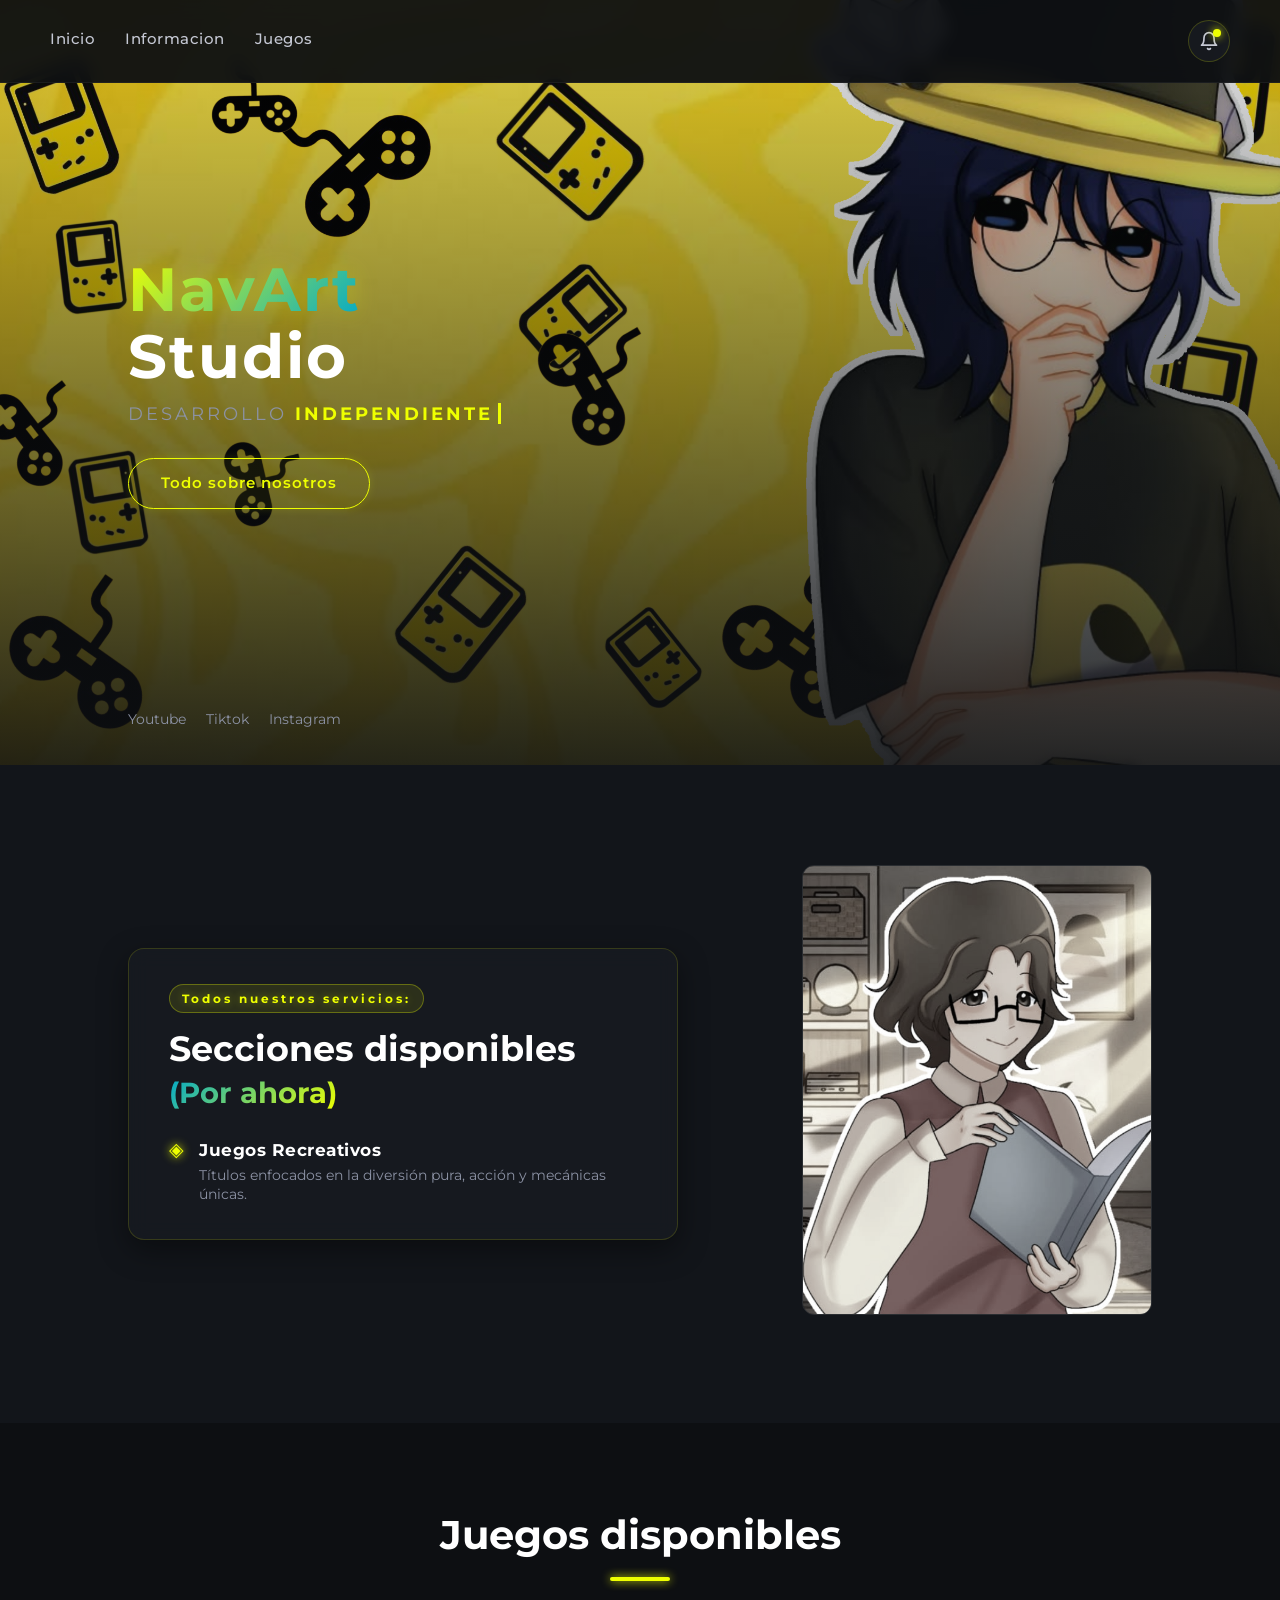
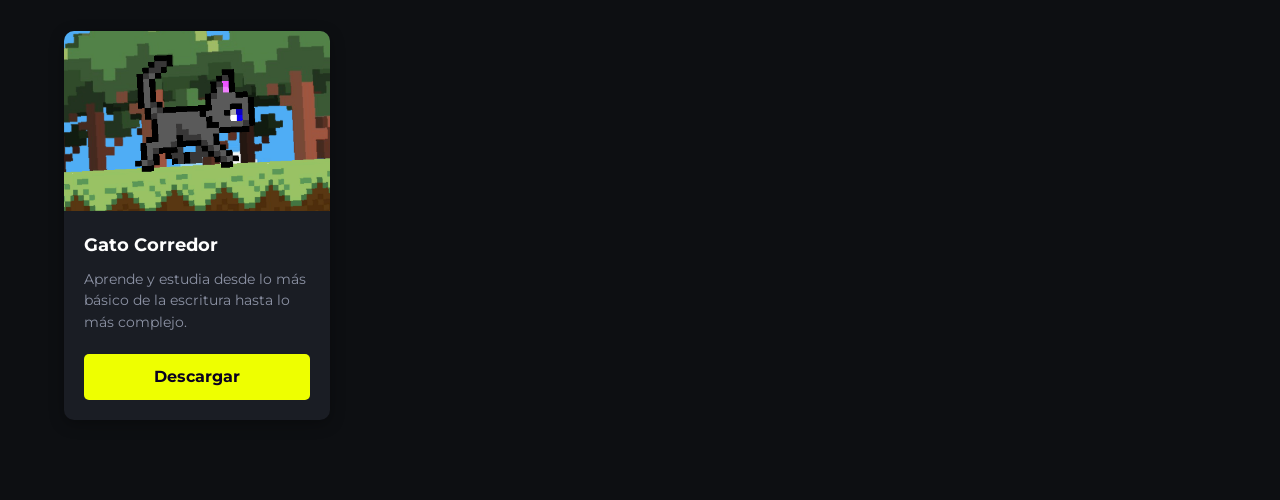
<file: index.html>
<!DOCTYPE html>
<html lang="es">
<head>
    <meta charset="UTF-8">
    <meta name="viewport" content="width=device-width, initial-scale=1.0">
    <title>NavArt Studio</title>
    <link rel="icon" type="image/png" href="Icono.png">
    
    <!-- Fuente de la letra de la portada -->
    <link href="https://fonts.googleapis.com/css2?family=Montserrat:wght@300;400;500;700&display=swap" rel="stylesheet">
    
    <!-- enlace al archivo css --> 
    <link rel="stylesheet" href="Diseño.css">
</head>
<body>

    <!-- Menú de Navegación -->
<nav>
    <div class="nav-links">
        <a href="#Inicio">Inicio</a>
        <a href="#Info">Informacion</a>
        <a href="#Juegos">Juegos</a>
    </div>

    <!-- Botón de Notificaciones con la Campana (Redirige a Noti.html) -->
    <a href="Noti.html" class="notification-btn" id="notificationBtn" title="Notificaciones">
        <svg class="bell-icon" viewBox="0 0 24 24" width="20" height="20" stroke="currentColor" stroke-width="2" fill="none" stroke-linecap="round" stroke-linejoin="round">
            <path d="M18 8A6 6 0 0 0 6 8c0 7-3 9-3 9h18s-3-2-3-9"></path>
            <path d="M13.73 21a2 2 0 0 1-3.46 0"></path>
        </svg>
        <span class="notification-badge"></span>
    </a>
</nav>

    <!-- Sección 1: Inicio -->

<header class="hero" id="Inicio">
    <div class="hero-content">
        <h1 class="glitch-title" data-text="NavArt Studio">
            <span class="highlight-brand">NavArt</span><br>Studio
        </h1>
        
        <!-- Texto con efecto tipo maquina de escribir dinamica -->
        <p class="hero-subtitle">Desarrollo <span class="typing-text"></span></p>

        <div class="hero-buttons">
            <a href="Index2.html" class="btn btn-glow">Todo sobre nosotros</a>
        </div>
    </div>

    <div class="social-icons">
        <a href="https://www.youtube.com/channel/UCuYMDWeqTE8IVF-oK0vZDHw" target="_blank">Youtube</a>
        <a href="https://www.tiktok.com/@navartstudio" target="_blank">Tiktok</a>
        <a href="https://linkedin.com" target="_blank">Instagram</a>
    </div>
</header>

   <!-- Sección 2: Informacion -->

    <section class="about" id="Info">
        <div class="about-text-card">
            <span class="section-tag">Todos nuestros servicios:</span>
            <h2 class="about-title">Secciones disponibles <br><span class="highlight-text">(Por ahora)</span></h2>
            
            <ul class="about-list">
                <li>
                    <span class="list-icon">◈</span>
                    <div class="list-content">
                        <strong>Juegos Recreativos</strong>
                        <p>Títulos enfocados en la diversión pura, acción y mecánicas únicas.</p>
                    </div>
                </li>
            </ul>
        </div>

        <div class="about-image">
            <img src="JuegoClubDeEscritura.jpeg" alt="NavArt Studio">
        </div>
    </section>

    <!-- Sección 3: Juegos Disponibles -->

    <section class="details-section" id="Juegos">
        <h1>Juegos disponibles</h1>

<!-- Juego 1 -->
        <div class="game-card">
    <img src="JuegoElCorredor.png" alt="Club de escritura" class="game-img">
    <div class="game-content">
        <div>
            <div class="game-title">Gato Corredor</div>
            <div class="game-desc">Aprende y estudia desde lo más básico de la escritura hasta lo más complejo.</div>
        </div>
       <a href="GatoCorredor.html" class="download-btn">Descargar</a>
    </div>
</div>

        
    </section>


    <!-- Enlace al archivo JS -->
    <script src="Codigo.js"></script>
</body>
</html>
</file>
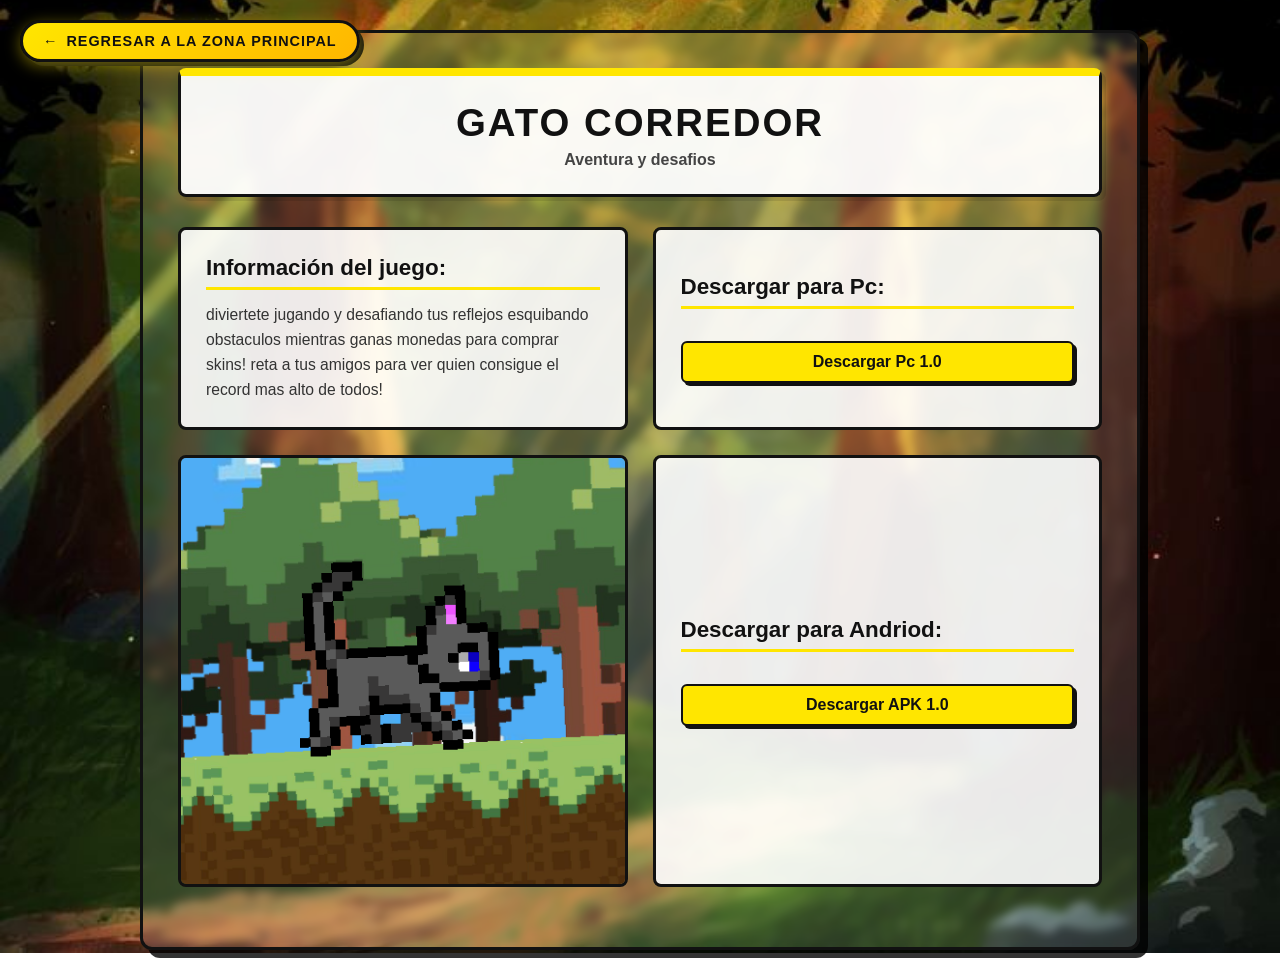
<file: GatoCorredor.html>
<!DOCTYPE html>
<html lang="es">
<head>
    <meta charset="UTF-8">
    <meta name="viewport" content="width=device-width, initial-scale=1.0">
    <title>Gato Corredor</title>
    <link rel="stylesheet" href="GatoCorredor.css">
    <link rel="icon" type="image/png" href="Icono.png">
</head>
<body>

    <!-- Botón de Regresar -->
    <a href="index.html" class="regresar-btn"><span class="flecha">←</span> Regresar a la zona principal</a>

    <div class="container">
        <!-- 1. Encabezado Superior -->
        <header class="main-header">
            <h1>Gato Corredor</h1>
            <p>Aventura y desafios</p>
        </header>

        <!-- Fila 1: Texto/Información a la izquierda e Descargas PC a la derecha -->
        <section class="grid-row">
            <div class="text-block">
                <h2>Información del juego:</h2>
                <p>diviertete jugando y desafiando tus reflejos esquibando obstaculos mientras ganas 
                    monedas para comprar skins! reta a tus amigos para ver quien consigue el record
                    mas alto de todos!
                </p>
            </div>
            
            <!-- Nuevo bloque para Descargas en PC -->
            <div class="text-block">
                <h2>Descargar para Pc:</h2>
                <div class="sub-content">
                    <div class="lista-descargas">
                         <a href="https://www.mediafire.com/file/gnqrlnm930bo734/Gato_Corredor-1_0_0_Pc.zip/file" class="download-btn-version" target="_blank" rel="noopener noreferrer">Descargar Pc 1.0</a>
                    </div>
                </div>
            </div>
        </section>

        <!-- Fila 2: Imagen a la izquierda y Descargas Android a la derecha -->
        <section class="grid-row reverse">
            <div class="image-block large-img">
                <img src="JuegoElCorredor.png" alt="Imagen ilustrativa 2">
            </div>
            
            <!-- Bloque para Descargas en Android -->
            <div class="text-block">
                <h2>Descargar para Andriod:</h2>
                <div class="sub-content">
                    <div class="lista-descargas">
                        <a href="https://www.mediafire.com/file/fyvfl1tdd7ythwk/Gato_Corredor-1_0_1.apk/file" class="download-btn-version" target="_blank" rel="noopener noreferrer">Descargar APK 1.0</a>
                    </div>
                </div>
            </div>
        </section>
    </div>

</body>
</html>
</file>
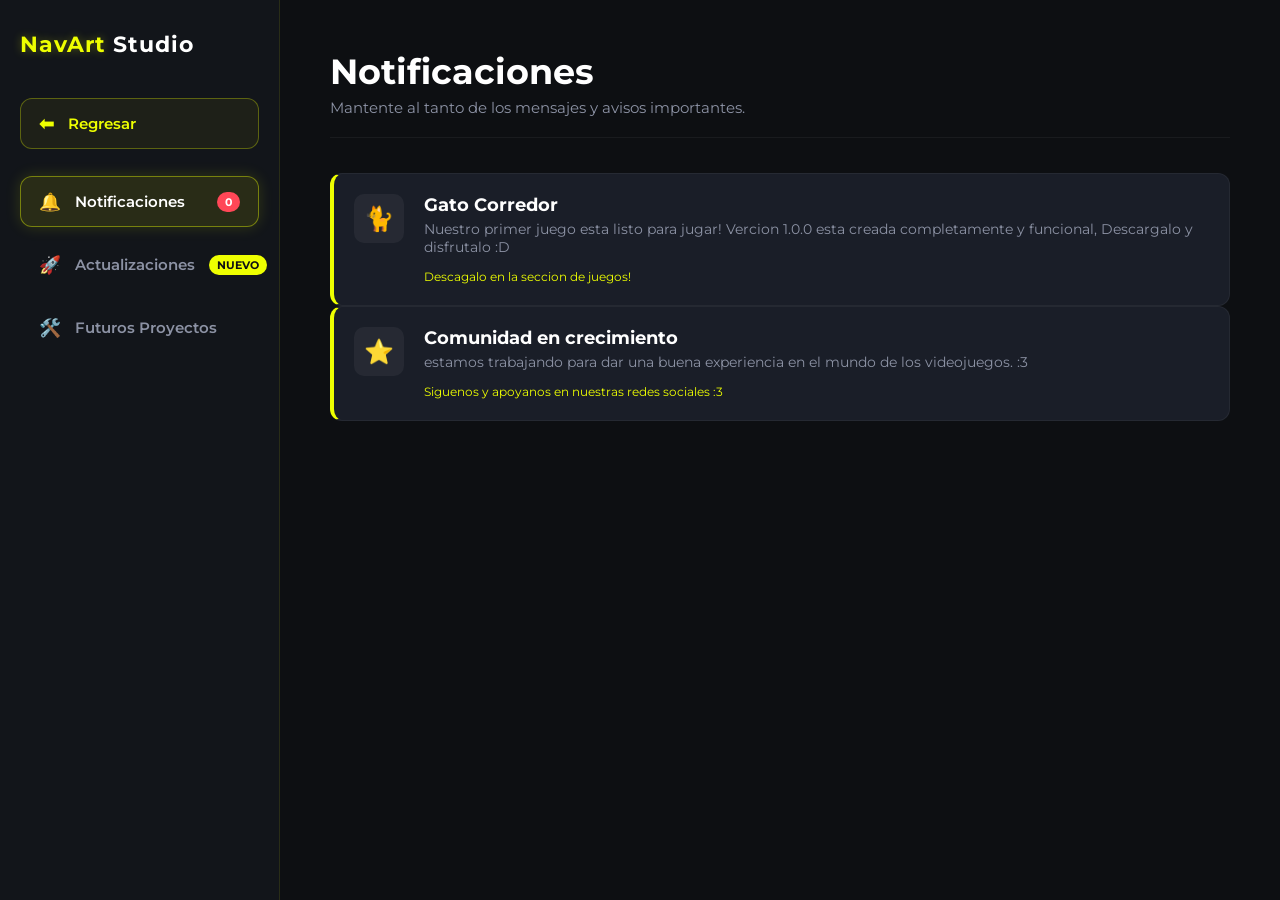
<file: Noti.html>
<!DOCTYPE html>
<html lang="es">
<head>
    <meta charset="UTF-8">
    <meta name="viewport" content="width=device-width, initial-scale=1.0">
    <title>NavArt Studio - Panel de Control</title>
    <link rel="icon" type="image/png" href="Icono.png">
    <link href="https://fonts.googleapis.com/css2?family=Montserrat:wght@300;400;500;600;700&display=swap" rel="stylesheet">
    <link rel="stylesheet" href="NotiDiseño.css">
</head>
<body>

    <div class="app-fullscreen">
        <!-- Menú Lateral Izquierdo -->
        <aside class="sidebar">
            <div class="brand-logo">
                <span class="highlight">NavArt</span> Studio
            </div>

            <nav class="sidebar-menu">
                <!-- Botón 1: Regresar -->
                <a href="index.html" class="menu-item back-btn">
                    <span class="icon">⬅</span>
                    <span>Regresar</span>
                </a>

                <!-- Botón 2: Notificaciones -->
                <button class="menu-item active" data-tab="tab-noti" id="btnNoti">
                    <span class="icon">🔔</span>
                    <span>Notificaciones</span>
                    <span class="badge red" id="badgeNoti">3</span>
                </button>

                <!-- Botón 3: Actualizaciones -->
                <button class="menu-item" data-tab="tab-actu" id="btnActu">
                    <span class="icon">🚀</span>
                    <span>Actualizaciones</span>
                    <span class="badge yellow" id="badgeActu">NUEVO</span>
                </button>

                <!-- Botón 4: Futuros Proyectos -->
                <button class="menu-item" data-tab="tab-proyectos">
                    <span class="icon">🛠️</span>
                    <span>Futuros Proyectos</span>
                </button>
            </nav>
        </aside>

        <!-- Área de Contenido Principal -->
        <main class="content-area">

            <!-- SECCIÓN 1: NOTIFICACIONES -->
            <section id="tab-noti" class="tab-content active">
                <div class="content-header">
                    <h2>Notificaciones</h2>
                    <p>Mantente al tanto de los mensajes y avisos importantes.</p>
                </div>

                <div class="noti-card unread" data-id="noti-2">
                        <div class="noti-icon">🐈</div>
                        <div class="noti-info">
                            <h3>Gato Corredor</h3>
                            <p>Nuestro primer juego esta listo para jugar! Vercion 1.0.0 esta creada
                                completamente y funcional, Descargalo y disfrutalo :D
                            </p>
                            <span class="noti-time" data-time="">Descagalo en la seccion de juegos!</span>
                        </div>
                    </div>

                    <div class="noti-card unread" data-id="noti-2">
                        <div class="noti-icon">⭐</div>
                        <div class="noti-info">
                            <h3>Comunidad en crecimiento</h3>
                            <p>estamos trabajando para dar una buena experiencia en el mundo de los videojuegos. :3</p>
                            <span class="noti-time" data-time="">Siguenos y apoyanos en nuestras redes sociales :3</span>
                        </div>
                    </div>
            </section>

            <!-- SECCIÓN 2: ACTUALIZACIONES -->
            <section id="tab-actu" class="tab-content">
                <div class="content-header">
                    <h2>Historial de Actualizaciones</h2>
                    <p>Notas de parches, mejoras y novedades en nuestros videojuegos.</p>
                </div>

            </section>

            <!-- SECCIÓN 3: FUTUROS PROYECTOS -->
            <section id="tab-proyectos" class="tab-content">
                <div class="content-header">
                    <h2>Futuros Proyectos</h2>
                    <p>Haz clic en cualquier proyecto para ver la información detallada.</p>
                </div>

                <div class="cards-list">
                    <!-- Proyecto 2 -->

                    <div class="noti-card project-card" 
                         data-title="Club de escritura"
                         data-tag="En Desarrollo Activo"
                         data-progress="0%"
                         data-desc="El club de escritura se esta creando con el proposito de darle un poco mas de dinamica y divercion al aprendizaje sobre la escritura y gramatica"
                         data-features="Juego 2D donde varios adolecentes te enseñaran de lo ams basico hasta lo mas complejo de la escritura."
                         data-status="pruebas internas y en desarrollo">
                        <div class="noti-icon">📕</div>
                        <div class="noti-info">
                            <h3>CLub de escritura</h3>
                            <p>escritura, gramatica y aprendizaje para niños, niñas y adolecentes interesados
                                en aprender sobre la escritura.
                            </p>
                            <span class="project-click-hint">Haz clic para ver más detalles ➔</span>
                        </div>
                    </div>

                     <!-- Proyecto 1 -->
                      
                    <div class="noti-card project-card" 
                         data-title="Gato Corredor"
                         data-tag="terminado"
                         data-progress="100%"
                         data-desc="La primera vercion del Gato Corredor es para probar funciones, mecanicas como la tienda, dificultad, etc."
                         data-features="Juego 2D donde debes desafiar tus reflejos y esquivar obstaculos."
                         data-status="Vercion 1.0.0 terminado">
                        <div class="noti-icon">🐈</div>
                        <div class="noti-info">
                            <h3>Gato Corredor 1.0.0</h3>
                            <p>Desafio, reto y entretenimiento. Logra conseguir el mayor record
                                entre tus amigos!
                            </p>
                            <span class="project-click-hint">Haz clic para ver más detalles ➔</span>
                        </div>
                    </div>

                </div>
            </section>

        </main>
    </div>

    <!-- PANTALLA MODAL GRANDE DE INFORMACIÓN DEL PROYECTO -->
    <div class="project-modal-overlay" id="projectModal">
        <div class="project-modal-container">
            <button class="modal-close-btn" id="closeModalBtn">&times;</button>
            
            <div class="modal-header">
                <span class="modal-tag" id="modalTag">PROYECTO</span>
                <h1 id="modalTitle">Nombre del Proyecto</h1>
            </div>

            <div class="modal-body">
                <div class="modal-section">
                    <h3>Descripción General</h3>
                    <p id="modalDesc">Descripción del proyecto...</p>
                </div>

                <div class="modal-section">
                    <h3>Progreso de Desarrollo</h3>
                    <div class="progress-bar-container">
                        <div class="progress-bar-fill" id="modalProgressBar"></div>
                    </div>
                    <span class="progress-value" id="modalProgressText">0%</span>
                </div>

                <div class="modal-section">
                    <h3>Características Principales</h3>
                    <ul class="modal-features-list" id="modalFeatures">
                        <!-- Se llena dinámicamente con JS -->
                    </ul>
                </div>

                <div class="modal-section">
                    <h3>Estado Actual</h3>
                    <p class="modal-status-highlight" id="modalStatus">Estado del proyecto...</p>
                </div>
            </div>
        </div>
    </div>

    <script src="NotiCodigo.js"></script>
</body>
</html>
</file>
<file: Diseño.css>
/* ==============================================
   BARRA DE NAVEGACIÓN (ACTUALIZADA)
   ============================================== */
nav {
    position: fixed;
    top: 0;
    left: 0;
    width: 100%;
    background-color: rgba(13, 15, 18, 0.85);
    backdrop-filter: blur(12px);
    border-bottom: 1px solid rgba(255, 255, 255, 0.05);
    z-index: 1000;
    display: flex;
    justify-content: space-between; /* Separa los enlaces a la izquierda y la campana a la derecha */
    align-items: center;
    padding: 20px 50px;
    box-sizing: border-box;
}

/* Contenedor de enlaces del menú */
.nav-links {
    display: flex;
    gap: 30px;
    align-items: center;
}

/* Subrayado animado para el menú */
.nav-links a {
    position: relative;
    padding-bottom: 4px;
    font-size: 0.95rem;
    font-weight: 500;
    letter-spacing: 0.5px;
    color: #c5c8d4;
    transition: color 0.3s ease;
}

.nav-links a::after {
    content: '';
    position: absolute;
    width: 0%;
    height: 2px;
    bottom: 0;
    left: 0;
    background-color: #eeff00;
    transition: width 0.3s ease;
    box-shadow: 0 0 8px #eeff00;
}

.nav-links a:hover {
    color: #eeff00;
}

.nav-links a:hover::after {
    width: 100%;
}

/* Botón de Notificaciones (Campana) */
.notification-btn {
    position: relative;
    background: rgba(26, 29, 36, 0.7);
    border: 1px solid rgba(238, 255, 0, 0.2);
    border-radius: 50%;
    width: 42px;
    height: 42px;
    display: flex;
    justify-content: center;
    align-items: center;
    cursor: pointer;
    transition: all 0.3s ease;
    color: #c5c8d4;
}

/* Icono SVG de la campana */
.notification-btn .bell-icon {
    transition: transform 0.3s ease;
}

/* Efectos al pasar el mouse por la campana */
.notification-btn:hover {
    background-color: rgba(238, 255, 0, 0.1);
    border-color: #eeff00;
    color: #eeff00;
    box-shadow: 0 0 15px rgba(238, 255, 0, 0.3);
}

.notification-btn:hover .bell-icon {
    transform: rotate(15deg) scale(1.1);
}

.notification-btn:active {
    transform: scale(0.95);
}

/* Puntito rojo o amarillo de notificación activa */
.notification-badge {
    position: absolute;
    top: 8px;
    right: 8px;
    width: 8px;
    height: 8px;
    background-color: #eeff00;
    border-radius: 50%;
    box-shadow: 0 0 8px #eeff00;
    animation: pulseBadge 2s infinite;
}

@keyframes pulseBadge {
    0% { transform: scale(1); opacity: 1; }
    50% { transform: scale(1.4); opacity: 0.6; }
    100% { transform: scale(1); opacity: 1; }
}



/* ==============================================
   ESTILOS GENERALES
   ============================================== */
* {
    box-sizing: border-box;
    margin: 0;
    padding: 0;
}

html {
    scroll-behavior: smooth; /* Hace que el salto entre secciones sea animado */
}

body {
    font-family: 'Montserrat', sans-serif;
    background-color: #0d0f12;
    color: #ffffff;
    line-height: 1.6;
}

/* Enlaces base con transiciones */
a {
    text-decoration: none;
    color: inherit;
    transition: color 0.3s ease;
}

a:hover {
    color: #eeff00;
}

a:active {
    color: #ffd700;
}

/* ==============================================
   BARRA DE NAVEGACIÓN
   ============================================== */
nav {
    position: fixed;
    top: 0;
    left: 0;
    width: 100%;
    background-color: rgba(13, 15, 18, 0.95);
    backdrop-filter: blur(8px);
    z-index: 1000;
    display: flex;
    justify-content: space-between;
    align-items: center;
    padding: 20px 50px;
    box-sizing: border-box;
}

/* Subrayado animado para el menú y redes sociales */
nav .nav-links a, .social-icons a {
    position: relative;
    padding-bottom: 4px;
}

nav .nav-links a::after, .social-icons a::after {
    content: '';
    position: absolute;
    width: 0%;
    height: 2px;
    bottom: 0;
    left: 0;
    background-color: #eeff00;
    transition: width 0.3s ease;
    box-shadow: 0 0 8px #eeff00;
}

nav .nav-links a:hover::after, .social-icons a:hover::after {
    width: 100%;
}

/* ==============================================
   SECCIÓN 1: HERO (INICIO)
   ============================================== */
.hero {
    position: relative;
    height: 85vh;
    background: linear-gradient(rgba(13, 15, 18, 0.100), rgba(13, 15, 18, 0.9)), 
                url('Portada.png') no-repeat center center/cover;
    display: flex;
    flex-direction: column;
    justify-content: center;
    padding: 0 10%;
}

/* Título con Gradiente Dinámico y Sombra Neón */
.glitch-title {
    font-size: 3.8rem;
    font-weight: 700;
    line-height: 1.1;
    letter-spacing: 2px;
    margin-bottom: 10px;
}

.highlight-brand {
    background: linear-gradient(135deg, #eeff00 0%, #00a8cc 100%);
    -webkit-background-clip: text;
    -webkit-text-fill-color: transparent;
    display: inline-block;
    transition: transform 0.3s ease;
    filter: drop-shadow(0 0 12px rgba(238, 255, 0, 0.3));
}

.glitch-title:hover .highlight-brand {
    transform: scale(1.03);
}

/* Subtítulo dinámico con cursor */
.hero-subtitle {
    font-size: 1.1rem;
    color: #8c92a4;
    letter-spacing: 3px;
    text-transform: uppercase;
    margin-bottom: 30px;
}

.typing-text {
    color: #eeff00;
    font-weight: 700;
    border-right: 3px solid #eeff00;
    padding-right: 5px;
    animation: blinkCursor 0.75s step-end infinite;
}

@keyframes blinkCursor {
    from, to { border-color: transparent; }
    50% { border-color: #eeff00; }
}

.hero-buttons {
    display: flex;
    gap: 15px;
}

/* Botón con Resplandor (Glow) */
.btn-glow {
    position: relative;
    padding: 12px 32px;
    border: 1px solid #eeff00;
    border-radius: 30px;
    color: #eeff00;
    font-size: 0.95rem;
    font-weight: 600;
    letter-spacing: 1px;
    background: rgba(238, 255, 0, 0.05);
    transition: all 0.3s ease;
    box-shadow: 0 0 10px rgba(238, 255, 0, 0.15);
}

.btn-glow:hover {
    background-color: #eeff00;
    color: #0d0f12;
    box-shadow: 0 0 25px rgba(238, 255, 0, 0.6);
    transform: translateY(-2px);
}

.social-icons {
    position: absolute;
    bottom: 30px;
    left: 10%;
    display: flex;
    gap: 20px;
    color: #8c92a4;
    font-size: 0.9rem;
}

/* ==============================================
   SECCIÓN 2: ABOUT / INFORMACIÓN (ESTILIZADA)
   ============================================== */
.about {
    position: relative;
    padding: 100px 10%;
    display: flex;
    justify-content: space-between;
    align-items: center;
    background-color: #12151a;
    gap: 50px;
}

/* Tarjeta contenedora estilo Glassmorphism */
.about-text-card {
    max-width: 550px;
    background: rgba(26, 29, 36, 0.6);
    border: 1px solid rgba(238, 255, 0, 0.15);
    padding: 35px 40px;
    border-radius: 16px;
    backdrop-filter: blur(10px);
    box-shadow: 0 10px 30px rgba(0, 0, 0, 0.4);
}

/* Insignia / Tag superior */
.section-tag {
    display: inline-block;
    font-size: 0.75rem;
    font-weight: 700;
    letter-spacing: 3px;
    color: #eeff00;
    background: rgba(238, 255, 0, 0.1);
    padding: 4px 12px;
    border-radius: 20px;
    border: 1px solid rgba(238, 255, 0, 0.3);
    margin-bottom: 15px;
    text-shadow: 0 0 8px rgba(238, 255, 0, 0.4);
}

/* Título de la sección */
.about-title {
    font-size: 2.2rem;
    font-weight: 700;
    line-height: 1.2;
    color: #ffffff;
    margin-bottom: 25px;
}

.about-title .highlight-text {
    background: linear-gradient(135deg, #00a8cc 0%, #eeff00 100%);
    -webkit-background-clip: text;
    -webkit-text-fill-color: transparent;
    font-size: 1.8rem;
}

/* Lista estilizada con íconos */
.about-list {
    list-style: none;
    padding: 0;
    display: flex;
    flex-direction: column;
    gap: 20px;
}

.about-list li {
    display: flex;
    align-items: flex-start;
    gap: 15px;
    transition: transform 0.2s ease;
}

.about-list li:hover {
    transform: translateX(6px);
}

.list-icon {
    color: #eeff00;
    font-size: 1.2rem;
    line-height: 1;
    text-shadow: 0 0 10px #eeff00;
    margin-top: 3px;
}

.list-content strong {
    color: #ffffff;
    font-size: 1.05rem;
    letter-spacing: 0.5px;
    display: block;
    margin-bottom: 2px;
}

.list-content p {
    color: #8c92a4;
    font-size: 0.85rem;
    line-height: 1.4;
}

/* Imagen decorada con borde y brillo */
.about-image img {
    width: 350px;
    height: 450px;
    object-fit: cover;
    filter: grayscale(80%);
    border-radius: 12px;
    border: 1px solid rgba(255, 255, 255, 0.1);
    transition: all 0.4s ease;
}

.about-image img:hover {
    filter: grayscale(0%);
    transform: scale(1.02);
    border-color: #eeff00;
    box-shadow: 0 0 25px rgba(238, 255, 0, 0.2);
}

/* ==============================================
   SECCIÓN 3: JUEGOS (GRID DE 4 COLUMNAS)
   ============================================== */
.details-section {
    padding: 80px 5%;
    display: grid;
    grid-template-columns: repeat(4, 1fr); 
    gap: 30px;
}

.details-section > h1 {
    grid-column: 1 / -1;
    text-align: center;
    font-size: 2.5rem;
    color: #ffffff;
    margin-bottom: 20px;
    position: relative;
}

.details-section > h1::after {
    content: '';
    display: block;
    width: 60px;
    height: 4px;
    background: #eeff00;
    margin: 10px auto 0;
    border-radius: 2px;
    box-shadow: 0 0 10px #eeff00;
}

.game-card {
    background-color: #1a1d24;
    border-radius: 10px;
    overflow: hidden;
    box-shadow: 0 4px 15px rgba(0, 0, 0, 0.3);
    transition: transform 0.3s ease, box-shadow 0.3s ease;
    display: flex;
    flex-direction: column;
}

.game-card:hover {
    transform: translateY(-5px);
    box-shadow: 0 8px 25px rgba(238, 255, 0, 0.15);
}

.game-img {
    width: 100%;
    height: 180px;
    object-fit: cover;
}

.game-content {
    padding: 20px;
    display: flex;
    flex-direction: column;
    flex-grow: 1;
    justify-content: space-between;
}

.game-title {
    font-size: 1.1rem;
    font-weight: 700;
    color: #ffffff;
    margin-bottom: 10px;
}

.game-desc {
    font-size: 0.85rem;
    color: #8c92a4;
    margin-bottom: 20px;
}

.download-btn {
    display: inline-block;
    background-color: #eeff00;
    color: #0a0020;
    padding: 10px 0;
    text-align: center;
    border-radius: 5px;
    font-weight: bold;
    text-decoration: none;
    transition: background-color 0.2s, box-shadow 0.2s;
}

.download-btn:hover {
    background-color: #00a8cc;
    color: #ffffff;
    box-shadow: 0 0 12px rgba(0, 168, 204, 0.6);
}

/* ==============================================
   SECCIÓN 4: SERVICIOS DISPONIBLES
   ============================================== */
.details-section2 {
    padding: 80px 5%;
    display: grid;
    grid-template-columns: repeat(4, 1fr); 
    gap: 30px;
}

.details-section2 > h1 {
    grid-column: 1 / -1;
    text-align: center;
    font-size: 2.5rem;
    color: #ffffff;
    margin-bottom: 20px;
    position: relative;
}

.details-section2 > h1::after {
    content: '';
    display: block;
    width: 60px;
    height: 4px;
    background: #eeff00;
    margin: 10px auto 0;
    border-radius: 2px;
    box-shadow: 0 0 10px #eeff00;
}

.game-card {
    background-color: #1a1d24;
    border-radius: 10px;
    overflow: hidden;
    box-shadow: 0 4px 15px rgba(0, 0, 0, 0.3);
    transition: transform 0.3s ease, box-shadow 0.3s ease;
    display: flex;
    flex-direction: column;
}

.game-card:hover {
    transform: translateY(-5px);
    box-shadow: 0 8px 25px rgba(238, 255, 0, 0.15);
}

.game-img {
    width: 100%;
    height: 180px;
    object-fit: cover;
}

.game-content {
    padding: 20px;
    display: flex;
    flex-direction: column;
    flex-grow: 1;
    justify-content: space-between;
}

.game-title {
    font-size: 1.1rem;
    font-weight: 700;
    color: #ffffff;
    margin-bottom: 10px;
}

.game-desc {
    font-size: 0.85rem;
    color: #8c92a4;
    margin-bottom: 20px;
}

.download-btn {
    display: inline-block;
    background-color: #eeff00;
    color: #0a0020;
    padding: 10px 0;
    text-align: center;
    border-radius: 5px;
    font-weight: bold;
    text-decoration: none;
    transition: background-color 0.2s, box-shadow 0.2s;
}

.download-btn:hover {
    background-color: #00a8cc;
    color: #ffffff;
    box-shadow: 0 0 12px rgba(0, 168, 204, 0.6);
}

/* ==============================================
   RESPONSIVE (DISPOSITIVOS MÓVILES)
   ============================================== */
@media (max-width: 900px) {
    .about {
        flex-direction: column-reverse;
        gap: 40px;
    }
    .details-section {
        grid-template-columns: 1fr;
    }
    .glitch-title {
        font-size: 2.8rem;
    }
}
</file>
<file: GatoCorredor.css>
/* --- ANIMACIONES --- */
@keyframes fadeInUp {
    from {
        opacity: 0;
        transform: translateY(20px);
    }
    to {
        opacity: 1;
        transform: translateY(0);
    }
}

* {
    box-sizing: border-box;
    margin: 0;
    padding: 0;
}

body {
    font-family: 'Segoe UI', Tahoma, Geneva, Verdana, sans-serif;
    /* Imagen de fondo */
    background-image: url('fondo.jpe'); 
    background-size: cover;
    background-position: center;
    background-repeat: no-repeat;
    background-attachment: fixed;
    padding: 30px 20px;
}

/* BOTÓN DE REGRESAR FLOTANTE Y FIJO */
.regresar-btn {
    position: fixed; /* Lo fija a la ventana del navegador */
    top: 20px;       /* Distancia desde arriba */
    left: 20px;      /* Distancia desde la izquierda */
    z-index: 1000;   /* Asegura que siempre esté por encima de todo lo demás */
    
    display: inline-flex;
    align-items: center;
    gap: 8px;
    padding: 10px 20px;
    background: linear-gradient(135deg, #ffe600, #ffb700);
    color: #111;
    text-decoration: none;
    font-weight: 800;
    font-size: 0.9rem;
    text-transform: uppercase;
    letter-spacing: 1px;
    border: 3px solid #111;
    border-radius: 50px;
    box-shadow: 0 4px 15px rgba(255, 230, 0, 0.4), 4px 4px 0px #111;
    transition: all 0.3s cubic-bezier(0.175, 0.885, 0.32, 1.275);
    animation: fadeInUp 0.5s ease-out;
}

/* Efecto al pasar el mouse */
.regresar-btn:hover {
    background: linear-gradient(135deg, #fff033, #ffd000);
    transform: translateY(-3px) scale(1.02);
    box-shadow: 0 8px 25px rgba(255, 230, 0, 0.6), 6px 6px 0px #111;
}

/* Efecto al hacer clic */
.regresar-btn:active {
    transform: translateY(2px) scale(0.98);
    box-shadow: 0 2px 5px rgba(255, 230, 0, 0.4), 2px 2px 0px #111;
}

/* Animación de la flechita */
.regresar-btn .flecha {
    transition: transform 0.3s ease;
}

.regresar-btn:hover .flecha {
    transform: translateX(-5px);
}

/* CONTENEDOR PRINCIPAL */
.container {
    max-width: 1000px;
    margin: 0 auto;
    background: rgba(255, 255, 255, 0.100); /* Transparencia de la hoja */
    backdrop-filter: blur(5px); /* Efecto cristal borroso */
    padding: 35px;
    border: 3px solid #111;
    border-radius: 12px;
    box-shadow: 8px 8px 0px rgba(0,0,0,0.8);
    animation: fadeInUp 0.7s ease-out;
}

/* ENCABEZADO CON DETALLE AMARILLO */
.main-header {
    border: 3px solid #111;
    border-radius: 8px;
    padding: 25px;
    text-align: center;
    margin-bottom: 30px;
    background: rgba(255, 255, 255, 0.95);
    border-top: 8px solid #ffe600; /* Barra superior amarilla */
    box-shadow: 4px 4px 0px rgba(0,0,0,0.1);
    transition: transform 0.3s ease;
}

.main-header:hover {
    transform: translateY(-3px);
}

.main-header h1 {
    font-size: 2.4rem;
    font-weight: 900;
    margin-bottom: 6px;
    text-transform: uppercase;
    letter-spacing: 2px;
    color: #111;
}

.main-header p {
    font-size: 1rem;
    font-weight: 600;
    color: #444;
}

/* ESTRUCTURA */
.grid-row {
    display: grid;
    grid-template-columns: 1fr 1fr;
    gap: 25px;
    margin-bottom: 25px;
}

/* BLOQUES DE TEXTO CON HOVER Y DETALLES */
.text-block {
    border: 3px solid #111;
    border-radius: 8px;
    padding: 25px;
    display: flex;
    flex-direction: column;
    justify-content: center;
    background: rgba(255, 255, 255, 0.9);
    transition: all 0.3s ease;
}

.text-block:hover {
    transform: translateY(-5px);
    box-shadow: 6px 6px 0px #ffe600; /* Sombra amarilla al pasar el mouse */
    border-color: #111;
}

.text-block h2 {
    font-size: 1.4rem;
    font-weight: 800;
    margin-bottom: 12px;
    border-bottom: 3px solid #ffe600; /* Subrayado amarillo */
    padding-bottom: 6px;
    color: #111;
}

.text-block p {
    font-size: 0.98rem;
    line-height: 1.6;
    color: #333;
}

/* BLOQUES DE IMAGEN CON ANIMACIÓN AL PASAR EL MOUSE */
.image-block {
    border: 3px solid #111;
    border-radius: 8px;
    background-color: rgba(240, 240, 240, 0.8);
    display: flex;
    align-items: center;
    justify-content: center;
    min-height: 230px;
    overflow: hidden;
    transition: all 0.3s ease;
}

.image-block:hover {
    transform: translateY(-5px);
    box-shadow: 6px 6px 0px #111;
}

.image-block img {
    width: 100%;
    height: 100%;
    object-fit: cover;
    transition: transform 0.4s ease;
}

.image-block:hover img {
    transform: scale(1.05); /* Hace zoom suave a la imagen */
}

/* CONTENEDORES DE DESCARGAS */
.sub-content {
    display: flex;
    flex-direction: column; /* Cambia la dirección a columna (hacia abajo) */
    align-items: flex-start; /* Los alinea a la izquierda de forma ordenada */
    gap: 15px; /* Espacio separador entre cada elemento/botón */
    margin-top: 10px;
}

/* Contenedor de la lista de botones */
.lista-descargas {
    display: flex;
    flex-direction: column; /* Asegura que vayan uno debajo de otro */
    gap: 10px;              /* Espacio entre botón y botón */
    width: 100%;
    margin-top: 10px;
}

/* Estilo para los botones de versión */
.download-btn-version {
    display: block;
    width: 100%;
    padding: 10px 15px;
    background: #ffe600;
    color: #111;
    text-align: center;
    text-decoration: none;
    font-weight: 700;
    border: 2px solid #111;
    border-radius: 6px;
    box-shadow: 3px 3px 0px #111;
    transition: all 0.2s ease;
}

.download-btn-version:hover {
    background: #fff033;
    transform: translateY(-2px);
    box-shadow: 4px 4px 0px #111;
}

.mini-img-box {
    width: 110px;
    height: 80px;
    border: 2px solid #111;
    border-radius: 6px;
    background: rgba(230, 230, 230, 0.8);
    flex-shrink: 0;
    overflow: hidden;
}

.mini-img-box img {
    width: 100%;
    height: 100%;
    object-fit: cover;
}

/* RESPONSIVO */
@media (max-width: 768px) {
    .grid-row {
        grid-template-columns: 1fr;
    }
}
</file>
<file: NotiDiseño.css>
* {
    box-sizing: border-box;
    margin: 0;
    padding: 0;
}

body {
    font-family: 'Montserrat', sans-serif;
    background-color: #0d0f12;
    color: #ffffff;
    height: 100vh;
    overflow: hidden; /* Evita doble barra de desplazamiento */
}

/* Contenedor que abarca toda la pantalla */
.app-fullscreen {
    display: flex;
    width: 100vw;
    height: 100vh;
}

/* Menú lateral estilo futurista */
.sidebar {
    width: 280px;
    background-color: #12151a;
    border-right: 1px solid rgba(238, 255, 0, 0.1);
    display: flex;
    flex-direction: column;
    padding: 30px 20px;
}

.brand-logo {
    font-size: 1.4rem;
    font-weight: 700;
    color: #ffffff;
    margin-bottom: 40px;
    letter-spacing: 1px;
}

.brand-logo .highlight {
    color: #eeff00;
    text-shadow: 0 0 10px rgba(238, 255, 0, 0.3);
}

.sidebar-menu {
    display: flex;
    flex-direction: column;
    gap: 12px;
}

.menu-item {
    display: flex;
    align-items: center;
    gap: 14px;
    padding: 14px 18px;
    background: transparent;
    border: 1px solid transparent;
    border-radius: 12px;
    color: #8c92a4;
    font-family: inherit;
    font-size: 0.95rem;
    font-weight: 600;
    cursor: pointer;
    text-decoration: none;
    transition: all 0.3s ease;
    width: 100%;
    text-align: left;
}

.menu-item .icon {
    font-size: 1.1rem;
}

.menu-item:hover {
    background: rgba(255, 255, 255, 0.04);
    color: #ffffff;
}

/* Botón Regresar con resplandor especial */
.menu-item.back-btn {
    border: 1px solid rgba(238, 255, 0, 0.3);
    color: #eeff00;
    background: rgba(238, 255, 0, 0.05);
    margin-bottom: 15px;
}

.menu-item.back-btn:hover {
    background: #eeff00;
    color: #0d0f12;
    box-shadow: 0 0 15px rgba(238, 255, 0, 0.4);
}

/* Pestaña seleccionada */
.menu-item.active {
    background: rgba(238, 255, 0, 0.1);
    color: #ffffff;
    border-color: rgba(238, 255, 0, 0.4);
    box-shadow: 0 0 15px rgba(238, 255, 0, 0.15);
}

.badge {
    margin-left: auto;
    font-size: 0.7rem;
    font-weight: 700;
    padding: 3px 8px;
    border-radius: 10px;
}

.badge.red {
    background: #ff4757;
    color: #ffffff;
}

.badge.yellow {
    background: #eeff00;
    color: #0d0f12;
}

/* Área de Contenido Principal */
.content-area {
    flex-grow: 1;
    background-color: #0d0f12;
    padding: 50px;
    overflow-y: auto;
}

.content-header {
    margin-bottom: 35px;
    border-bottom: 1px solid rgba(255, 255, 255, 0.05);
    padding-bottom: 20px;
}

.content-header h2 {
    font-size: 2.2rem;
    color: #ffffff;
    margin-bottom: 5px;
}

.content-header p {
    color: #8c92a4;
    font-size: 0.95rem;
}

/* Control de visibilidad de las secciones */
.tab-content {
    display: none;
}

.tab-content.active {
    display: block;
    animation: fadeIn 0.4s ease;
}

@keyframes fadeIn {
    from { opacity: 0; transform: translateY(10px); }
    to { opacity: 1; transform: translateY(0); }
}

/* Tarjetas de Notificaciones */
.cards-list {
    display: flex;
    flex-direction: column;
    gap: 15px;
}

.noti-card {
    display: flex;
    align-items: flex-start;
    gap: 20px;
    background: #161a22;
    padding: 20px;
    border-radius: 12px;
    border: 1px solid rgba(255, 255, 255, 0.05);
    transition: transform 0.2s;
}

.noti-card.unread {
    border-left: 4px solid #eeff00;
    background: #1a1e28;
}

.noti-card:hover {
    transform: translateX(5px);
}

.noti-icon {
    font-size: 1.5rem;
    background: rgba(255, 255, 255, 0.05);
    padding: 10px;
    border-radius: 10px;
}

.noti-info h3 {
    font-size: 1.1rem;
    color: #ffffff;
    margin-bottom: 5px;
}

.noti-info p {
    font-size: 0.9rem;
    color: #8c92a4;
    margin-bottom: 10px;
}

.noti-time {
    font-size: 0.75rem;
    color: #eeff00;
}

/* Tarjetas de Actualizaciones (Novedades) */
.timeline {
    display: flex;
    flex-direction: column;
    gap: 20px;
}

.update-card {
    background: #161a22;
    padding: 25px;
    border-radius: 12px;
    border: 1px solid rgba(255, 255, 255, 0.05);
    position: relative;
}

.update-tag {
    display: inline-block;
    background: rgba(238, 255, 0, 0.15);
    color: #eeff00;
    font-size: 0.8rem;
    font-weight: 700;
    padding: 4px 12px;
    border-radius: 6px;
    margin-bottom: 12px;
}

.update-tag.blue {
    background: rgba(0, 168, 204, 0.15);
    color: #00a8cc;
}

.update-card h3 {
    font-size: 1.2rem;
    color: #ffffff;
    margin-bottom: 12px;
}

.update-card ul {
    padding-left: 20px;
    color: #8c92a4;
    font-size: 0.9rem;
    margin-bottom: 15px;
}

.update-card li {
    margin-bottom: 6px;
}

/* Tarjetas de Estado del Sistema */
.status-grid {
    display: grid;
    grid-template-columns: repeat(auto-fit, minmax(250px, 1fr));
    gap: 20px;
}

.status-card {
    background: #161a22;
    padding: 20px;
    border-radius: 12px;
    border: 1px solid rgba(255, 255, 255, 0.05);
}

.status-header {
    display: flex;
    justify-content: space-between;
    align-items: center;
    font-size: 0.9rem;
    color: #8c92a4;
    margin-bottom: 15px;
}

.status-dot {
    width: 10px;
    height: 10px;
    border-radius: 50%;
}

.status-dot.green {
    background: #2ed573;
    box-shadow: 0 0 10px #2ed573;
}

.status-dot.yellow {
    background: #ffa502;
    box-shadow: 0 0 10px #ffa502;
}

.status-value {
    font-size: 1.2rem;
    font-weight: 700;
    color: #ffffff;
}

/* Responsivo para pantallas pequeñas */
@media (max-width: 768px) {
    .app-fullscreen {
        flex-direction: column;
    }
    .sidebar {
        width: 100%;
        height: auto;
    }
    .content-area {
        padding: 25px;
    }
}

/* Estilos para las tarjetas de Futuros Proyectos */
.project-card {
    cursor: pointer;
    transition: all 0.3s ease;
}

.project-card:hover {
    border-color: #eeff00;
    box-shadow: 0 0 20px rgba(238, 255, 0, 0.2);
    transform: translateY(-2px);
}

.project-click-hint {
    display: inline-block;
    font-size: 0.8rem;
    color: #eeff00;
    margin-top: 8px;
    font-weight: 600;
}

/* PANTALLA MODAL GRANDE (FULL MODAL OVERLAY) */
.project-modal-overlay {
    position: fixed;
    top: 0;
    left: 0;
    width: 100vw;
    height: 100vh;
    background: rgba(10, 12, 16, 0.85);
    backdrop-filter: blur(12px);
    z-index: 2000;
    display: flex;
    justify-content: center;
    align-items: center;
    opacity: 0;
    pointer-events: none;
    transition: opacity 0.3s ease;
}

.project-modal-overlay.active {
    opacity: 1;
    pointer-events: all;
}

/* Contenedor Grande */
.project-modal-container {
    background: #14171f;
    border: 1px solid rgba(238, 255, 0, 0.25);
    width: 80%;
    max-width: 900px;
    max-height: 85vh;
    border-radius: 20px;
    padding: 40px;
    position: relative;
    box-shadow: 0 0 50px rgba(0, 0, 0, 0.8), 0 0 25px rgba(238, 255, 0, 0.15);
    overflow-y: auto;
    transform: scale(0.95);
    transition: transform 0.3s ease;
}

.project-modal-overlay.active .project-modal-container {
    transform: scale(1);
}

/* Botón de Cierre */
.modal-close-btn {
    position: absolute;
    top: 20px;
    right: 25px;
    background: transparent;
    border: none;
    color: #8c92a4;
    font-size: 2.2rem;
    cursor: pointer;
    transition: color 0.2s;
}

.modal-close-btn:hover {
    color: #eeff00;
}

/* Contenido Interno del Modal */
.modal-header {
    margin-bottom: 30px;
    border-bottom: 1px solid rgba(255, 255, 255, 0.08);
    padding-bottom: 20px;
}

.modal-tag {
    display: inline-block;
    background: rgba(238, 255, 0, 0.15);
    color: #eeff00;
    font-size: 0.8rem;
    font-weight: 700;
    padding: 4px 12px;
    border-radius: 20px;
    margin-bottom: 10px;
    letter-spacing: 1px;
}

.modal-header h1 {
    font-size: 2.3rem;
    color: #ffffff;
}

.modal-section {
    margin-bottom: 25px;
}

.modal-section h3 {
    font-size: 1.1rem;
    color: #eeff00;
    margin-bottom: 10px;
}

.modal-section p {
    color: #b0b5c1;
    font-size: 0.95rem;
    line-height: 1.6;
}

/* Barra de Progreso */
.progress-bar-container {
    width: 100%;
    height: 12px;
    background: rgba(255, 255, 255, 0.05);
    border-radius: 10px;
    overflow: hidden;
    margin-bottom: 8px;
    border: 1px solid rgba(255, 255, 255, 0.1);
}

.progress-bar-fill {
    height: 100%;
    background: linear-gradient(90deg, #00a8cc 0%, #eeff00 100%);
    box-shadow: 0 0 12px #eeff00;
    width: 0%;
    transition: width 0.6s ease;
}

.progress-value {
    font-size: 0.85rem;
    font-weight: 700;
    color: #ffffff;
}

.modal-features-list {
    list-style: none;
    padding: 0;
}

.modal-features-list li {
    position: relative;
    padding-left: 20px;
    color: #b0b5c1;
    font-size: 0.95rem;
    margin-bottom: 8px;
}

.modal-features-list li::before {
    content: "◈";
    position: absolute;
    left: 0;
    color: #eeff00;
}

.modal-status-highlight {
    background: rgba(26, 29, 36, 0.8);
    border-left: 4px solid #eeff00;
    padding: 12px 18px;
    border-radius: 6px;
    color: #ffffff !important;
}
</file>
